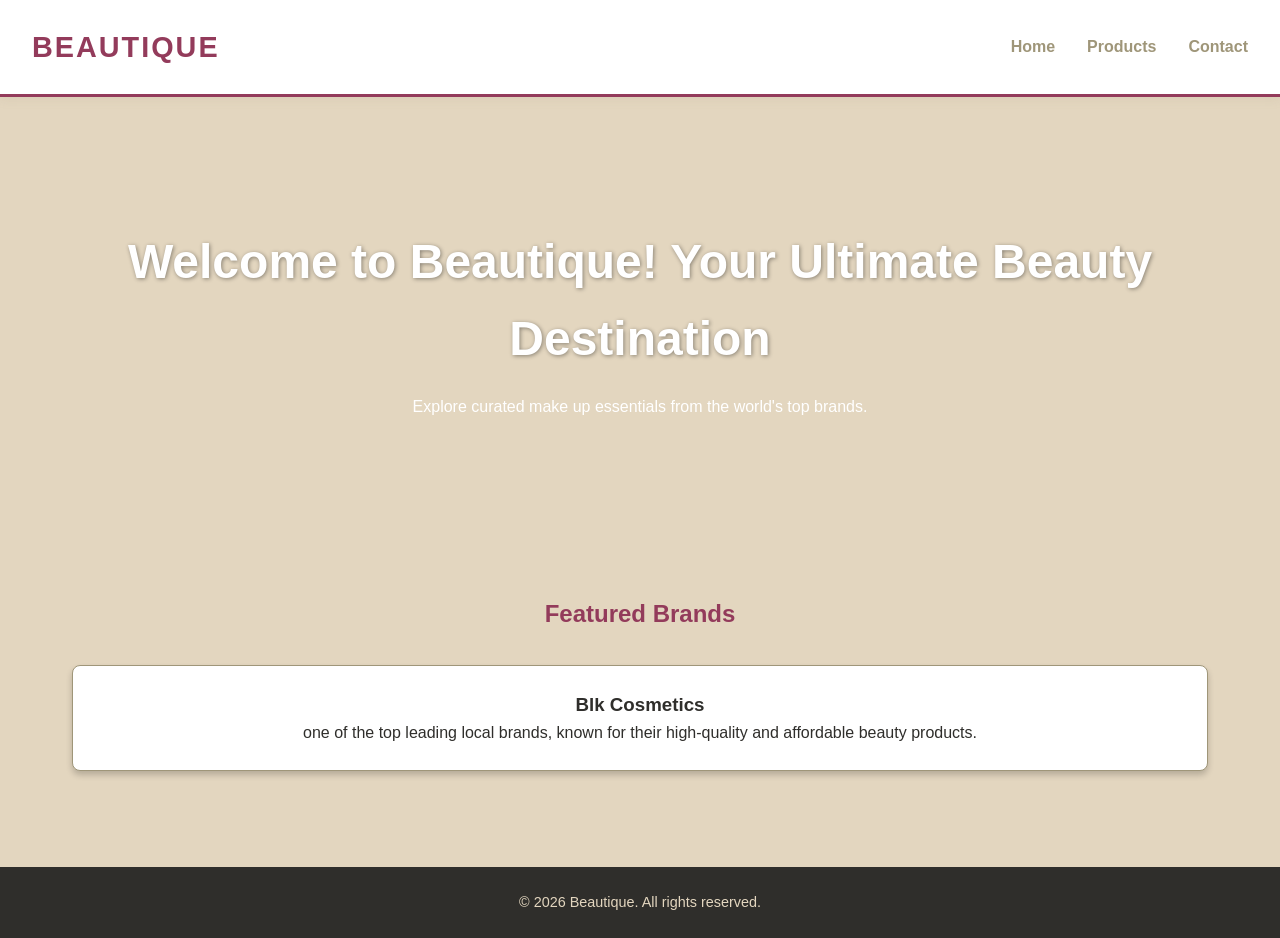
<file: Final Proj/index.html>
<!DOCTYPE html>
<html lang="en">
<head>
    <meta charset="UTF-8">
    <meta name="viewport" content="width=device-width, initial-scale=1.0">
    <title>Beautique</title>
    <link rel="stylesheet" href="style.css">
</head>
<body>
    
    <header>
        <div class="logo">BEAUTIQUE</div>
        <nav>
            <ul>
                <li><a href="index.html" class="active">Home</a></li>
                <li><a href="products.html">Products</a></li>
                <li><a href="contact.html">Contact</a></li>
            </ul>
        </nav>
    </header>

    <section class="hero">
        <h1>Welcome to Beautique! Your Ultimate Beauty Destination</h1>
        <p>Explore curated make up essentials from the world's top brands.</p>
    </section>

    <main>
        <section>
            <h2>Featured Brands</h2>
            <div class="product-grid">
                <!--Brand Spotlight Card 1-->
                <div class="product-card">
                    <h3>Blk Cosmetics</h3>
                    <p>one of the top leading local brands, known for their high-quality and affordable beauty products.</p>
                </div>
            </div>
        </section>
    </main>

    <footer>
        <p>&copy; 2026 Beautique. All rights reserved.</p>
    </footer>

</body>
</html>
</file>
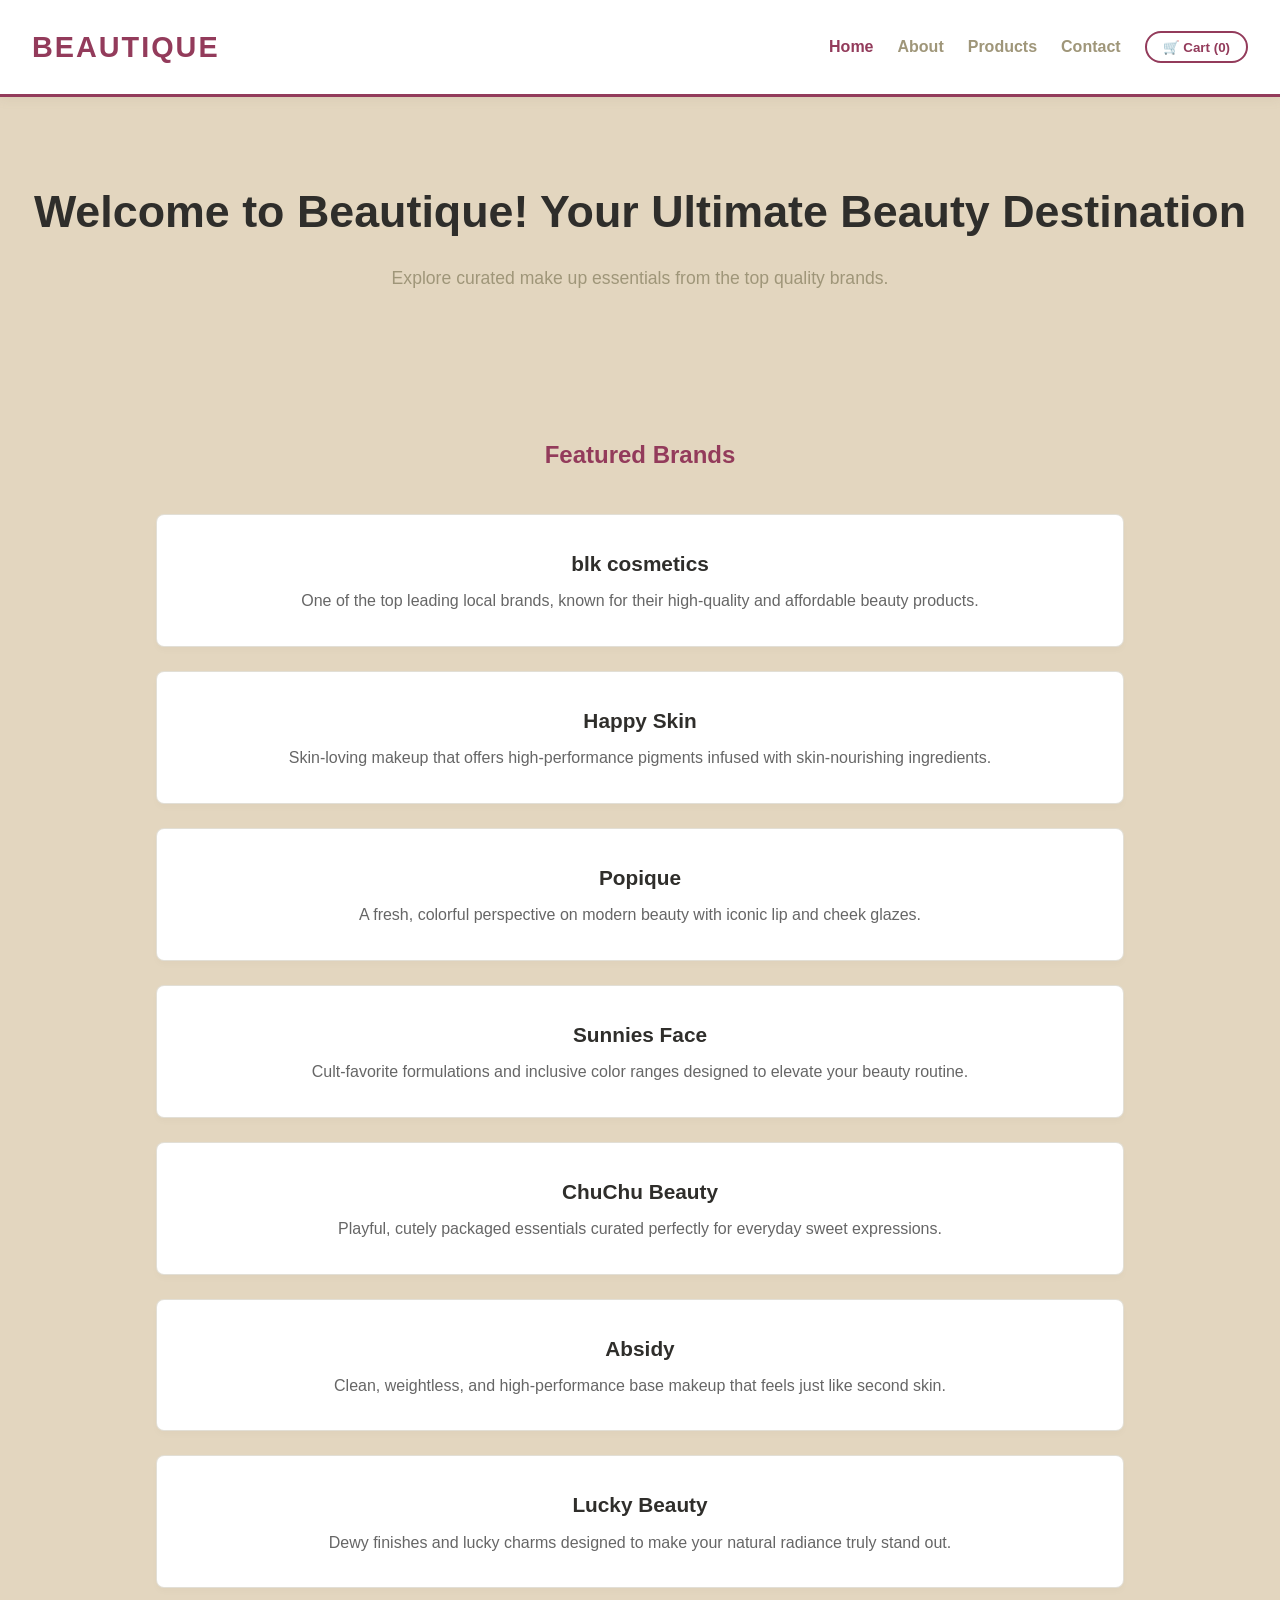
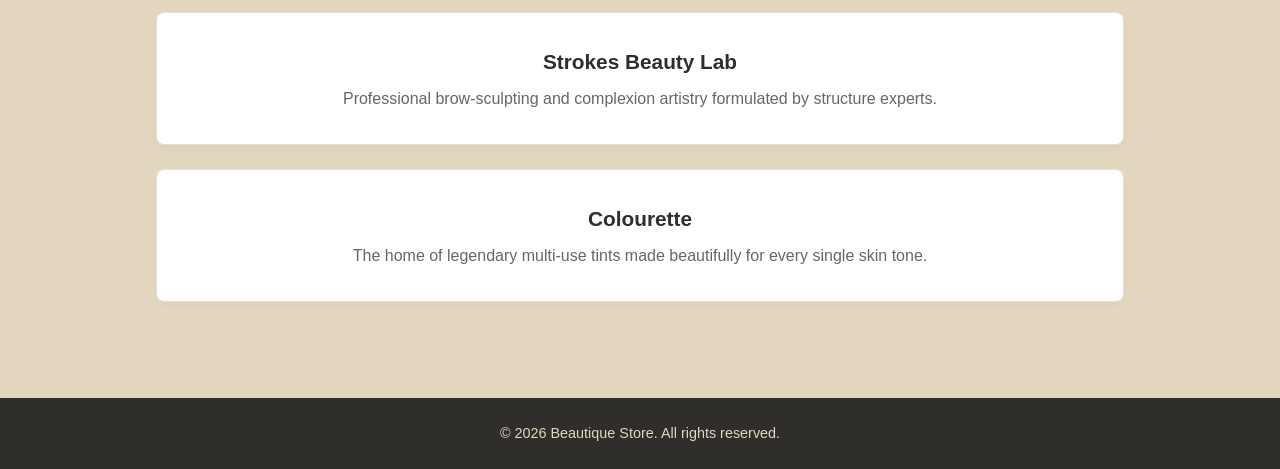
<file: angelina.gamopng.IT0004/ewn/index.html>
<!DOCTYPE html>
<html lang="en">
<head>
    <meta charset="UTF-8">
    <meta name="viewport" content="width=device-width, initial-scale=1.0">
    <title>Beautique | Home</title>
    <link rel="stylesheet" href="style.css">
</head>
<body>

    <header>
        <div class="logo">BEAUTIQUE</div>
        <nav>
            <ul>
                <li><a href="index.html" class="active">Home</a></li>
                <li><a href="about.html">About</a></li>
                <li><a href="product.html">Products</a></li>
                <li><a href="contact.html">Contact</a></li>
                <li><button class="cart-icon-btn" onclick="toggleCart()">🛒 Cart (<span id="cart-count">0</span>)</button></li>
            </ul>
        </nav>
    </header>

    <section class="hero">
        <h1>Welcome to Beautique! Your Ultimate Beauty Destination</h1>
        <p>Explore curated make up essentials from the top quality brands.</p>
    </section>

    <main>
        <h2>Featured Brands</h2>
        
        <div class="brand-list-container">
            <a href="products.html?brand=blk cosmetics" class="brand-row-card">
                <h3>blk cosmetics</h3>
                <p>One of the top leading local brands, known for their high-quality and affordable beauty products.</p>
            </a>

            <a href="products.html?brand=Happy Skin" class="brand-row-card">
                <h3>Happy Skin</h3>
                <p>Skin-loving makeup that offers high-performance pigments infused with skin-nourishing ingredients.</p>
            </a>

            <a href="products.html?brand=Popique" class="brand-row-card">
                <h3>Popique</h3>
                <p>A fresh, colorful perspective on modern beauty with iconic lip and cheek glazes.</p>
            </a>

            <a href="products.html?brand=Sunnies Face" class="brand-row-card">
                <h3>Sunnies Face</h3>
                <p>Cult-favorite formulations and inclusive color ranges designed to elevate your beauty routine.</p>
            </a>

            <a href="products.html?brand=ChuChu Beauty" class="brand-row-card">
                <h3>ChuChu Beauty</h3>
                <p>Playful, cutely packaged essentials curated perfectly for everyday sweet expressions.</p>
            </a>

            <a href="products.html?brand=Absidy" class="brand-row-card">
                <h3>Absidy</h3>
                <p>Clean, weightless, and high-performance base makeup that feels just like second skin.</p>
            </a>

            <a href="products.html?brand=Lucky Beauty" class="brand-row-card">
                <h3>Lucky Beauty</h3>
                <p>Dewy finishes and lucky charms designed to make your natural radiance truly stand out.</p>
            </a>

            <a href="products.html?brand=Strokes" class="brand-row-card">
                <h3>Strokes Beauty Lab</h3>
                <p>Professional brow-sculpting and complexion artistry formulated by structure experts.</p>
            </a>

            <a href="products.html?brand=Colourette" class="brand-row-card">
                <h3>Colourette</h3>
                <p>The home of legendary multi-use tints made beautifully for every single skin tone.</p>
            </a>
        </div>
    </main>

    <div class="cart-drawer" id="cartDrawer">
        <div class="cart-header">
            <h3>Your Shopping Bag</h3>
            <button class="close-cart" onclick="toggleCart()">✕</button>
        </div>
        <ul class="cart-items-list" id="cartItems"></ul>
        <div class="cart-total-container">Total: ₱<span id="cartTotal">0.00</span></div>
        <button style="margin-top:1rem; width:100%;">Checkout</button>
    </div>

    <footer>
        <p>&copy; 2026 Beautique Store. All rights reserved.</p>
    </footer>

    <script>
        let cart = JSON.parse(localStorage.getItem('cart')) || [];
        function toggleCart() { document.getElementById('cartDrawer').classList.toggle('open'); updateCartUI(); }
        function updateCartUI() {
            document.getElementById('cart-count').innerText = cart.length;
            document.getElementById('cartItems').innerHTML = cart.map(item => `
                <li class="cart-item"><span>${item.name}</span><strong>₱${item.price.toFixed(2)}</strong></li>
            `).join('');
            document.getElementById('cartTotal').innerText = cart.reduce((sum, item) => sum + item.price, 0).toLocaleString('en-US', {minimumFractionDigits:2});
        }
        document.getElementById('cart-count').innerText = cart.length;
    </script>
</body>
</html>
</file>
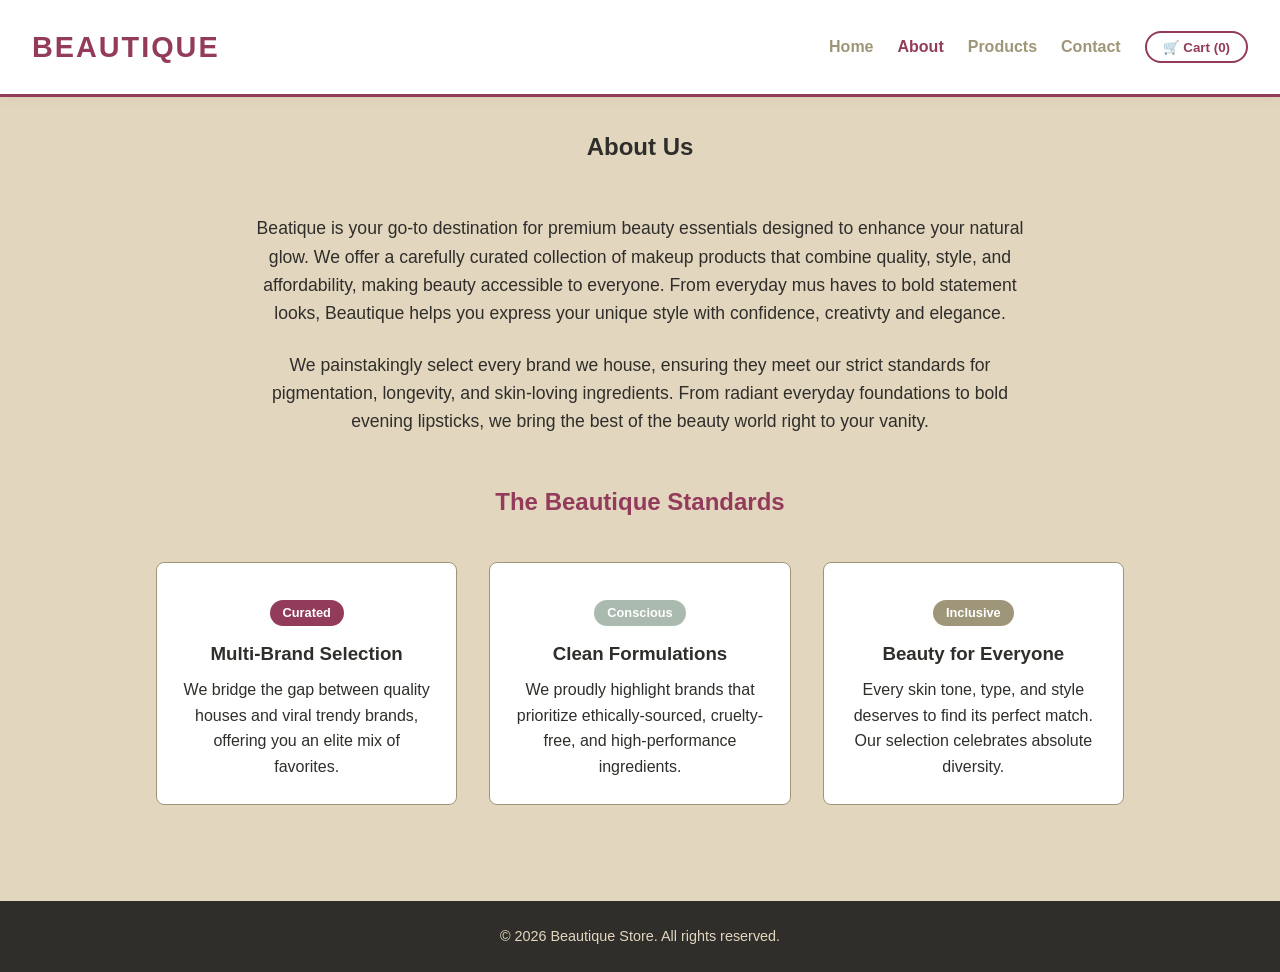
<file: angelina.gamopng.IT0004/ewn/about.html>
<!DOCTYPE html>
<html lang="en">
<head>
    <meta charset="UTF-8">
    <meta name="viewport" content="width=device-width, initial-scale=1.0">
    <title>About</title>
    <link rel="stylesheet" href="style.css">
</head>
<body>

    <header>
        <div class="logo">BEAUTIQUE</div>
        <nav>
            <ul>
                <li><a href="index.html">Home</a></li>
                <li><a href="about.html" class="active">About</a></li>
                <li><a href="product.html">Products</a></li>
                <li><a href="contact.html">Contact</a></li>
                <li><button class="cart-icon-btn" onclick="toggleCart()">🛒 Cart (<span id="cart-count">0</span>)</button></li>
            </ul>
        </nav>
    </header>

    <main>

        <section style="text-align: center; max-width: 800px; margin: 0 auto 3rem auto; padding: 0 1rem;">
            <h1>About Us</h1>
        </section>

        <section style="text-align: center; max-width: 800px; margin: 0 auto 3rem auto; padding: 0 1rem;">
            <p style="font-size: 1.1rem; margin-bottom: 1.5rem; color: #2F2E2B;">
                Beatique is your go-to destination for premium beauty essentials designed to enhance your natural glow. We offer a carefully curated collection of makeup products that combine quality, style, and affordability, making beauty accessible to everyone. From everyday mus haves to bold statement looks, Beautique helps you express your unique style with confidence, creativty and elegance.
            </p>
            <p style="font-size: 1.1rem; color: #2F2E2B;">
                We painstakingly select every brand we house, ensuring they meet our strict standards for pigmentation, longevity, and skin-loving ingredients. From radiant everyday foundations to bold evening lipsticks, we bring the best of the beauty world right to your vanity.
            </p>
        </section>

        <section>
            <h2>The Beautique Standards</h2>
            <div class="product-grid">
                <div class="product-card">
                    <div>
                        <span class="brand-badge" style="background-color: #933B5B;">Curated</span>
                        <h3>Multi-Brand Selection</h3>
                        <p style="margin-top: 0.5rem;">We bridge the gap between quality houses and viral trendy brands, offering you an elite mix of favorites.</p>
                    </div>
                </div>

                <div class="product-card">
                    <div>
                        <span class="brand-badge">Conscious</span>
                        <h3>Clean Formulations</h3>
                        <p style="margin-top: 0.5rem;">We proudly highlight brands that prioritize ethically-sourced, cruelty-free, and high-performance ingredients.</p>
                    </div>
                </div>

                <div class="product-card">
                    <div>
                        <span class="brand-badge" style="background-color: #9F9679;">Inclusive</span>
                        <h3>Beauty for Everyone</h3>
                        <p style="margin-top: 0.5rem;">Every skin tone, type, and style deserves to find its perfect match. Our selection celebrates absolute diversity.</p>
                    </div>
                </div>
            </div>
        </section>
    </main>

    <div class="cart-drawer" id="cartDrawer">
        <div class="cart-header">
            <h3>Your Shopping Cart</h3>
            <button class="close-cart" onclick="toggleCart()">✕</button>
        </div>
        <ul class="cart-items-list" id="cartItems"></ul>
        <div class="cart-total-container">
            Total: $<span id="cartTotal">0.00</span>
        </div>
        <button style="margin-top:1rem;">Checkout</button>
    </div>

    <footer>
        <p>&copy; 2026 Beautique Store. All rights reserved.</p>
    </footer>

    <script>
        // Local tracking script to allow the cart drawer UI to open/close correctly on this page
        let cart = JSON.parse(localStorage.getItem('beautique_cart')) || [];
        
        function toggleCart() {
            document.getElementById('cartDrawer').classList.toggle('open');
            updateCartUI();
        }

        function updateCartUI() {
            document.getElementById('cart-count').innerText = cart.length;
            const cartItemsContainer = document.getElementById('cartItems');
            cartItemsContainer.innerHTML = cart.map(item => `
                <li class="cart-item">
                    <span>${item.name}</span>
                    <strong>$${item.price.toFixed(2)}</strong>
                </li>
            `).join('');
            const total = cart.reduce((sum, item) => sum + item.price, 0);
            document.getElementById('cartTotal').innerText = total.toFixed(2);
        }

        // Run on load to fetch cart count badge state
        document.getElementById('cart-count').innerText = cart.length;
    </script>
</body>
</html>
</file>
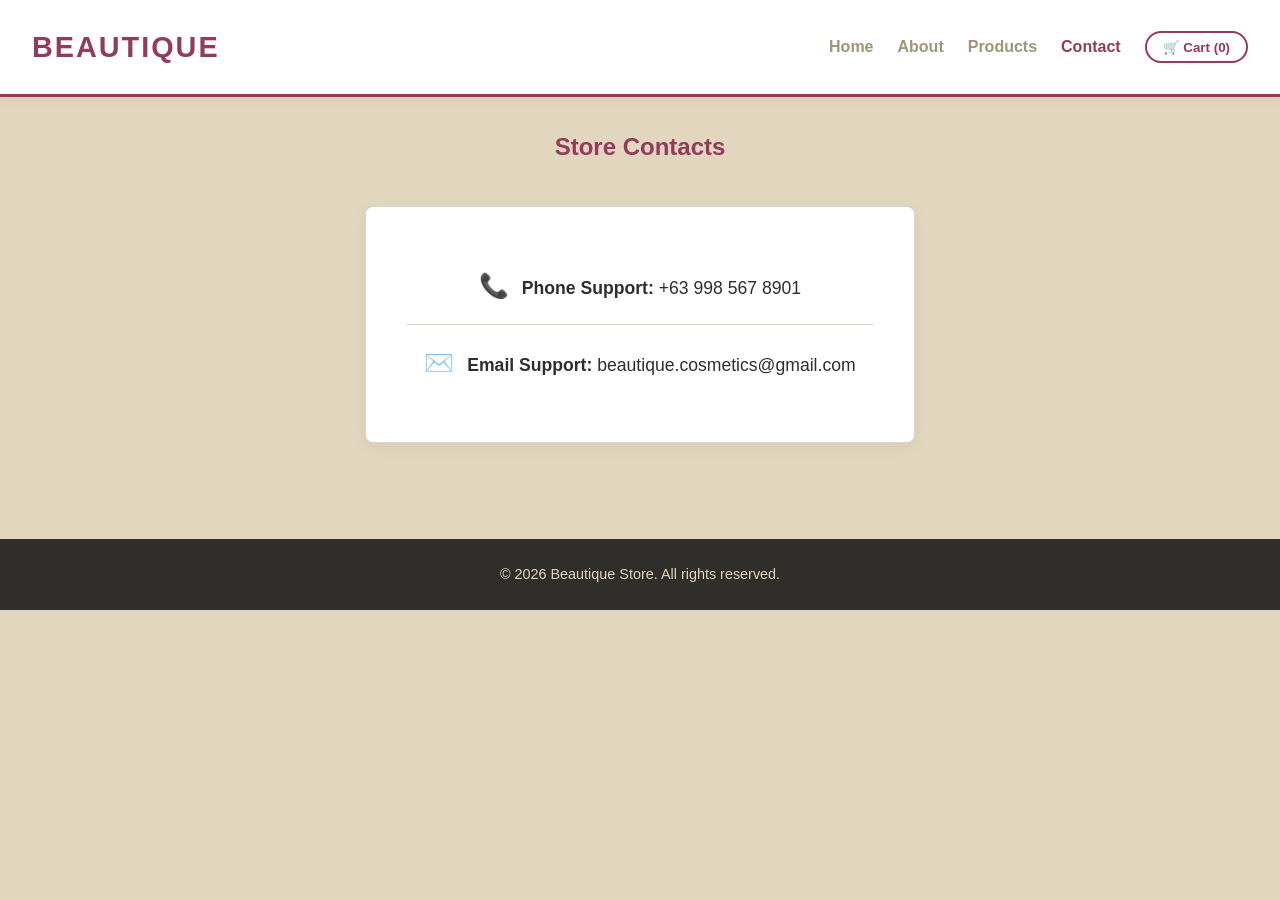
<file: angelina.gamopng.IT0004/ewn/contact.html>
<!DOCTYPE html>
<html lang="en">
<head>
    <meta charset="UTF-8">
    <meta name="viewport" content="width=device-width, initial-scale=1.0">
    <title>Contact Us | Beautique</title>
    <link rel="stylesheet" href="style.css">
</head>
<body>

    <header>
        <div class="logo">BEAUTIQUE</div>
        <nav>
            <ul>
                <li><a href="index.html">Home</a></li>
                <li><a href="about.html">About</a></li>
                <li><a href="product.html">Products</a></li>
                <li><a href="contact.html" class="active">Contact</a></li>
                <li><button class="cart-icon-btn" onclick="toggleCart()">🛒 Cart (<span id="cart-count">0</span>)</button></li>
            </ul>
        </nav>
    </header>

    <main>
        <h2>Store Contacts</h2>
       
        <!-- UPDATED AND SECURED BOX CONTAINER -->
        <div class="contact-container-box">
            <div class="contact-item-row">
                <span style="font-size: 1.5rem; margin-right: 0.5rem;">📞</span>
                <strong>Phone Support:</strong> +63 998 567 8901
            </div>
            <hr style="border: 0; border-top: 1px solid #E3D6BF; margin: 1rem 0;">
            <div class="contact-item-row">
                <span style="font-size: 1.5rem; margin-right: 0.5rem;">✉️</span>
                <strong>Email Support:</strong> beautique.cosmetics@gmail.com
            </div>
        </div>
    </main>

    <div class="cart-drawer" id="cartDrawer">
        <div class="cart-header">
            <h3>Your Shopping Bag</h3>
            <button class="close-cart" onclick="toggleCart()">✕</button>
        </div>
        <ul class="cart-items-list" id="cartItems"></ul>
        <div class="cart-total-container">Total: ₱<span id="cartTotal">0.00</span></div>
        <button style="margin-top:1rem; width:100%;">Checkout</button>
    </div>

    <footer>
        <p>&copy; 2026 Beautique Store. All rights reserved.</p>
    </footer>

    <script>
        let cart = JSON.parse(localStorage.getItem('cart')) || [];
        function toggleCart() { document.getElementById('cartDrawer').classList.toggle('open'); updateCartUI(); }
        function updateCartUI() {
            document.getElementById('cart-count').innerText = cart.length;
            document.getElementById('cartItems').innerHTML = cart.map(item => `
                <li class="cart-item"><span>${item.name}</span><strong>₱${item.price.toFixed(2)}</strong></li>
            `).join('');
            document.getElementById('cartTotal').innerText = cart.reduce((sum, item) => sum + item.price, 0).toLocaleString('en-US', {minimumFractionDigits:2});
        }
        document.getElementById('cart-count').innerText = cart.length;
    </script>
</body>
</html>
</file>
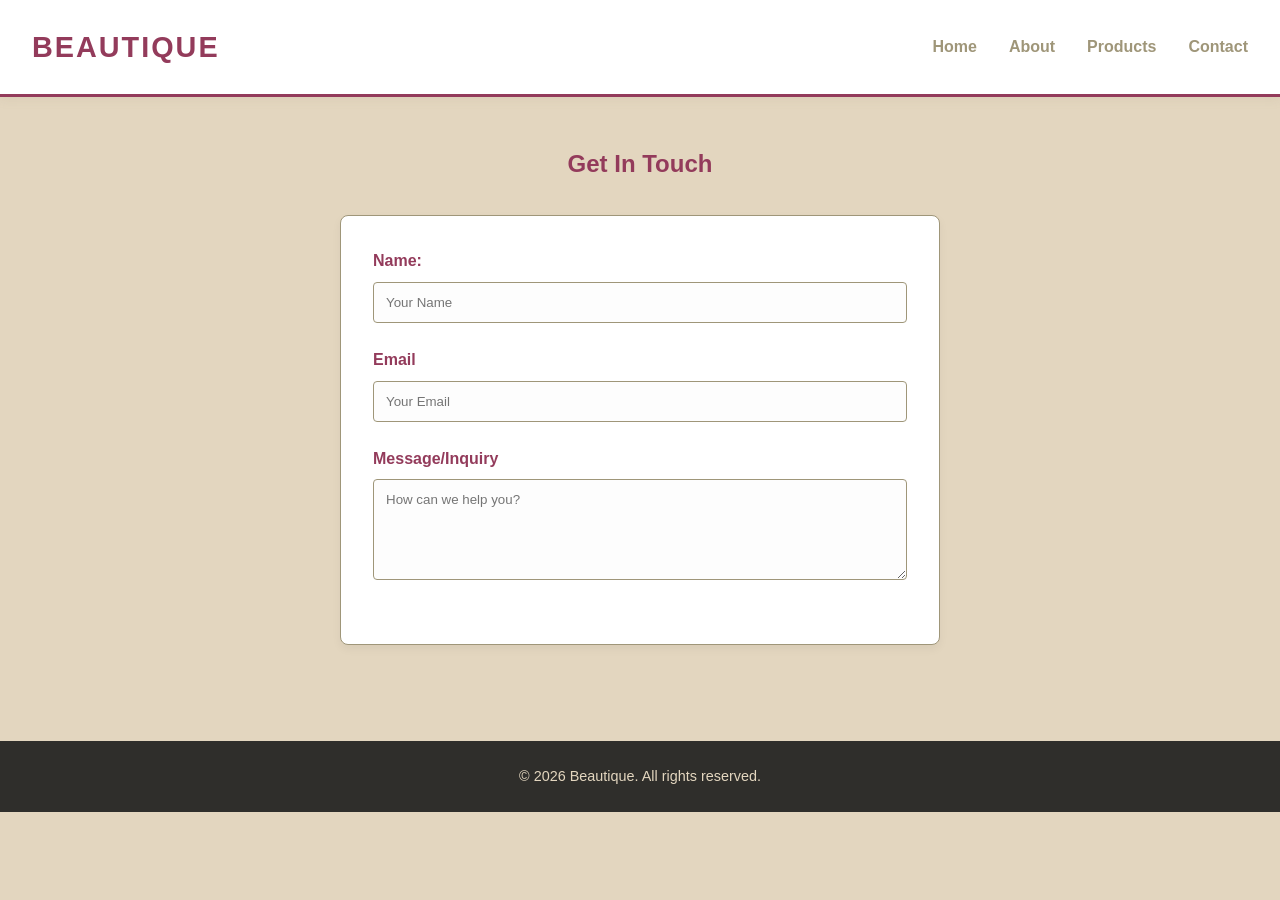
<file: Angelina Gampong/angelina.gamopng.IT0004/Final Proj/contact.html>
<!DOCTYPE html>
<html lang="en">
<head>
    <meta charset="UTF-8">
    <meta name="viewport" content="width=device-width, initial-scale=1.0">
    <title>Contact Us</title>
    <link rel="stylesheet" href="style.css">
</head>
<body>

    <header>
        <div class="logo">BEAUTIQUE</div>
        <nav>
            <ul>
                <li><a href="index.html">Home</a></li>
                <li><a href="about.html">About</a></li>
                <li><a href="products.html">Products</a></li>
                <li><a href="contact.html" class="active">Contact</a></li>
            </ul>
        </nav>
    </header>

    <main>
        <h2>Get In Touch</h2>

        <form class="contact-form" action="#" method="POST">
            <div class="form-group">
                <label for="name">Name:</label>
                <input type="text" id="name" name="name" required placeholder="Your Name">
            </div>

            <div class="form-group">
                <label for="email">Email</label>
                <input type="email" id="email" name="email" required placeholder="Your Email">
            </div>

            <div class="form-group">
                <label for="message">Message/Inquiry</label>
                <textarea id="message" name="message" rows="5" required placeholder="How can we help you?"></textarea>
            </div>
        </form>
    </main>
    
    <footer>
        <p>&copy; 2026 Beautique. All rights reserved.</p>
    </footer>

</body>
</html>
</file>
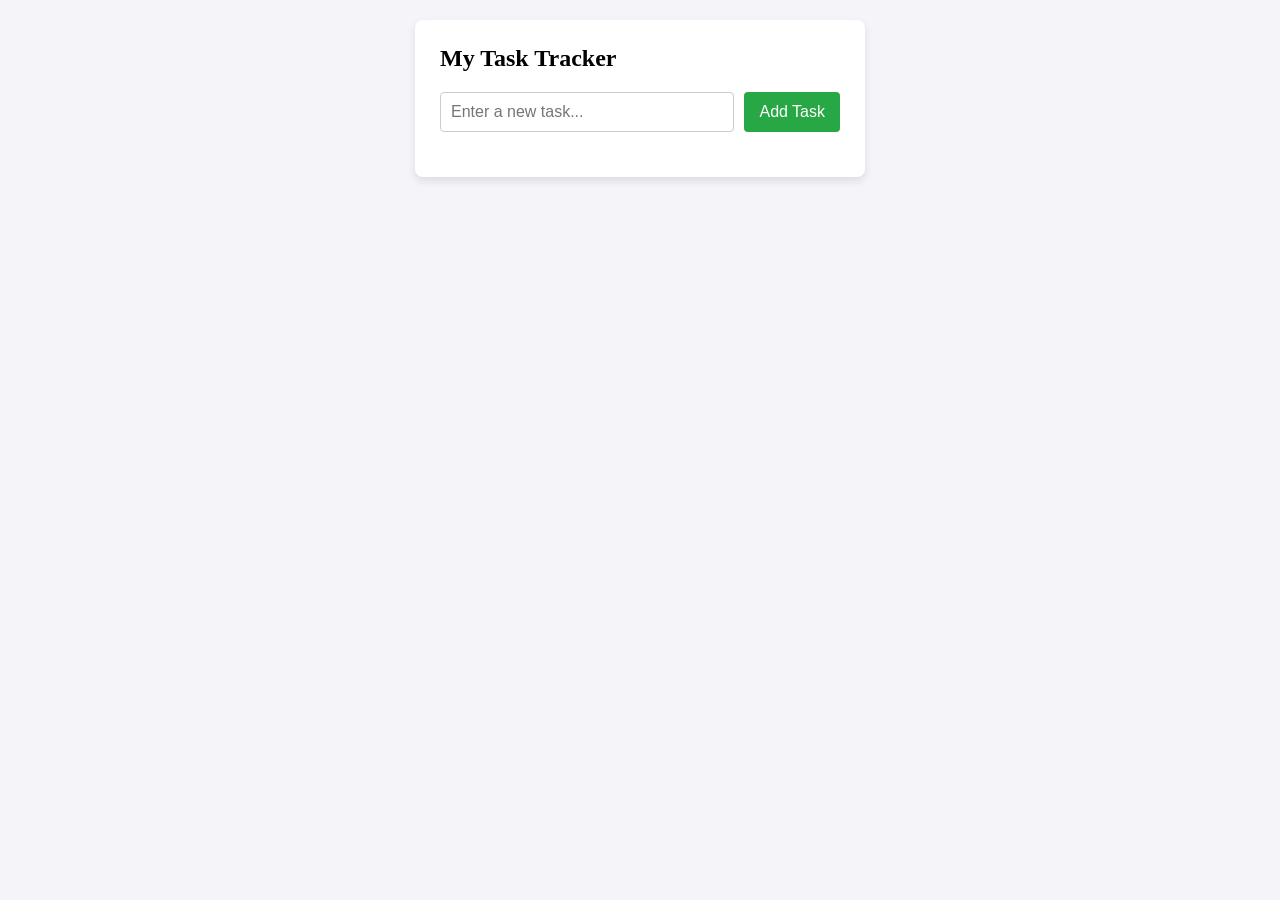
<file: Angelina Gampong/angelina.gamopng.IT0004/Technical 4/formative4.html>
<!DOCTYPE html>
<html lang="en">
<head>
<meta charset="UTF-8">
<meta name="viewport" content="width=device-width, initial-scale=1.0">
<title>Dynamic To-Do List</title>
<link rel="stylesheet" href="style.css">
</head>

<body>
    <div class="container">
            <h2>My Task Tracker</h2>
        <div class="input-group">
            <input type="text" id="taskInput" placeholder="Enter a new task...">
            <button id="addTaskBtn">Add Task</button>
        </div>
            <ul id="taskList"></ul>
    </div>

<script src="script.js"></script>
</body>
</html>
</file>
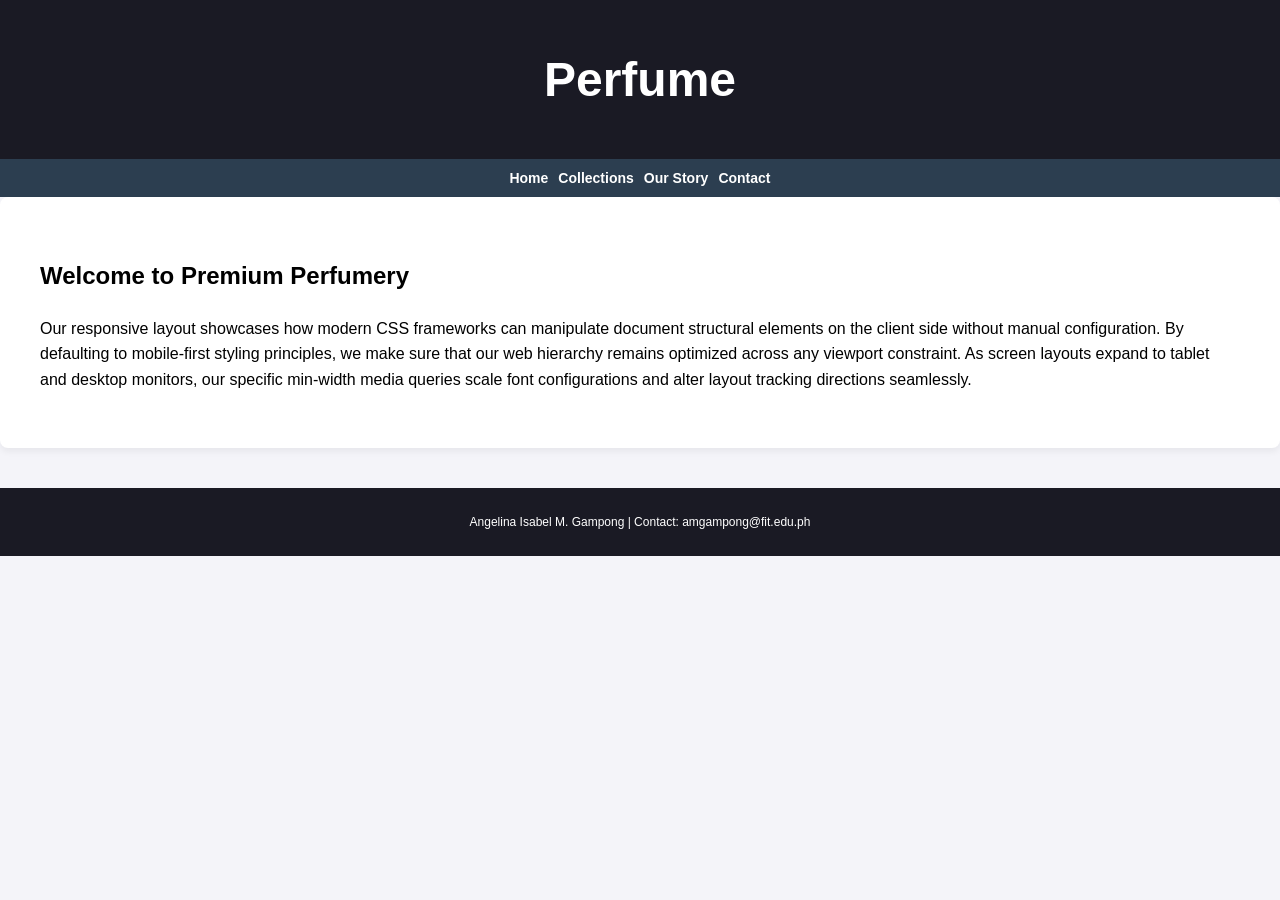
<file: Angelina Gampong/angelina.gamopng.IT0004/Technical 5/task 1/task1.html>
<!DOCTYPE html>
<html lang="en">
<head>
    <meta charset="UTF-8">
    <meta name="viewport" content="width=device-width, initial-scale=1.0">
    <title>Task 1 - Technical 5</title>
    <link rel="stylesheet" href="style.css">
</head>
<body>
    <header class="header">
        <h1>Perfume</h1>

    </header>

    <div class="banner">
        <nav class="nav">
            <ul>
                <li><a href="#">Home</a></li>
                <li><a href="#">Collections</a></li>
                <li><a href="#">Our Story</a></li>
                <li><a href="#">Contact</a></li>
            </ul>
        </nav>

        <main class="main-content">
            <h2>Welcome to Premium Perfumery</h2>
            <p>Our responsive layout showcases how modern CSS frameworks can manipulate document structural elements on the client side without manual configuration. By defaulting to mobile-first styling principles, we make sure that our web hierarchy remains optimized across any viewport constraint. As screen layouts expand to tablet and desktop monitors, our specific min-width media queries scale font configurations and alter layout tracking directions seamlessly.</p>
        </main>
    </div>

    <footer class="footer">
        <p>Angelina Isabel M. Gampong  |  Contact: amgampong@fit.edu.ph</p>
    </footer>

</body>
</html>
</file>
<file: Final Proj/style.css>
*{
    margin: 0;
    padding: 0;
    box-sizing: border-box;
    font-family: 'Segoe UI', Tahoma, Geneva, Verdana, sans-serif;
}

body {
    background-color: #E3D6BF;
    color: #2F2E2B;
    line-height: 1.6;
}

header{
    background-color: #ffffff;
    padding: 1.5rem 2rem;
    box-shadow: 0 2px 10px rgba(159, 150, 121, 0.15);
    display: flex;
    justify-content: space-between;
    align-items: center;
    border-bottom: 3px solid #933B5B;
}

.logo{
    font-size: 1.8rem;
    font-weight: bold;
    color: #933B5B;
    letter-spacing: 2px;
}

nav ul{
    list-style: none;
    display: flex;
}

nav ul li{
    margin-left: 2rem;
}

nav ul li a{
    text-decoration: none;
    color: #9F9679;
    font-weight: 600;
    transition: color 0.3s ease;
}

nav ul li a:hover{
    color: #B5728A;
}

nav ul li a:active{
    color: #933B5B;
}

.hero{
    background: linear-gradient (rbga(147, 59, 91, 04), rgba(47, 46, 43, 0.6)), url('https://images.unsplash.com/photo-1596462502278-27bfdc403348?q=80&w=1200') no-reapeat center center/cover;
    height: 50vh;
    display: flex;
    flex-direction: column;
    justify-content: center;
    align-items: center;
    text-align: center;
    color: white;
    padding: 0 1rem;
}

.hero h1{
    font-size: 3rem;
    margin-bottom: 1rem;
    text-shadow: 1px 1px 4px rgba(0, 0, 0, 0.4);
}

main{
    padding: 3rem 2rem;
    max-width: 1200px;
    margin: 0 auto;
}

h2{
    text-align: center;
    margin-bottom: 2rem;
    color: #933B5B;

}

.product-grid{
    display: grid;
    grid-template-columns: repeat(auto-fit, minmax(250px, 1fr));
    gap: 2rem;
}

.product-card{
    background-color: #ffffff;
    border: 1px solid #9F9679;
    border-radius: 8px;
    padding: 1.5rem;
    text-align: center;
    box-shadow: 0 4px 6px rgba(0, 0, 0, 0.2);
}

.product-card img{
    width: 100%;
    height: 200px;
    object-fit: cover;
    border-radius: 8px;
}

.brand-badge{
    display: inline-block;
    background-color: #AABAAE;
    color: #ffffff;
    font-size: 0.8rem;
    font-weight: 600;
    padding: 0.2rem 0.8rem;
    border-radius: 20px;
    margin: 0.5rem;
}

.contact-form{
    max-width: 600px;
    margin: 0 auto;
    background-color: #ffffff;
    padding: 2rem;
    border-radius: 8px;
    border: 1px solid #9F9679;
    box-shadow: 0 4px 10px rgba(0, 0, 0, 0.05);
}

.form-group{
    margin-bottom: 1.5rem;
}

.form-group label{
    display: block;
    margin-bottom: 0.5rem;
    font-weight: bold;
    color: #933B5B;
}

.form-group input, .form-group textarea{
    width: 100%;
    padding: 0.75rem;
    border: 1px solid #9F9679;
    border-radius: 4px;
    background-color: #fdfdfd;
}

.form-group input:focus, .form-group textarea:focus{
    border-color: #B5728A;
    outline: none;
}

button{
    background-color: #933B5B;
    color: #ffffff;
    border: none;
    padding: 0.75rem 1.5rem;
    cursor: pointer;
    font-weight: bold;
    border-radius: 4px;
    width: 100%;
    transition: background-color 0.3s ease;
}

button:hover{
    background-color: #B5728A;
}

footer{
    background-color: #2F2E2B;
    color: #E3D6BF;
    text-align: center;
    padding: 1.5rem;
    margin-top: 3rem;
    font-size: 0.9rem;
}
</file>
<file: angelina.gamopng.IT0004/ewn/style.css>
/* Universal Styles */
* {
    margin: 0;
    padding: 0;
    box-sizing: border-box;
    font-family: 'Segoe UI', Tahoma, Geneva, Verdana, sans-serif;
}

body {
    background-color: #E3D6BF; /* Chalk background */
    color: #2F2E2B;
    line-height: 1.6;
    padding-top: 80px; /* Prevents hero/main content from getting hidden under the sticky header */
}

/* Header & Navigation - FIXED TO BE STICKY */
header {
    background-color: #ffffff;
    padding: 1.5rem 2rem;
    box-shadow: 0 2px 10px rgba(159, 150, 121, 0.15);
    display: flex;
    justify-content: space-between;
    align-items: center;
    border-bottom: 3px solid #933B5B;
    position: fixed; /* Fixes to top of page */
    top: 0;
    left: 0;
    width: 100%;
    z-index: 999; /* Keeps header layered above page items */
}

.logo {
    font-size: 1.8rem;
    font-weight: bold;
    color: #933B5B; /* Amaranth Logo */
    letter-spacing: 2px;
}

nav ul {
    display: flex;
    list-style: none;
    align-items: center;
    gap: 1.5rem;
}

nav ul li a {
    text-decoration: none;
    color: #9F9679; /* Pomelo Olive links */
    font-weight: 600;
    transition: color 0.3s ease;
}

nav ul li a:hover { color: #B5728A; }
nav ul li a.active { color: #933B5B; }

.cart-icon-btn {
    background: none;
    color: #933B5B;
    border: 2px solid #933B5B;
    padding: 0.4rem 1rem;
    border-radius: 20px;
    font-weight: bold;
    cursor: pointer;
}
.cart-icon-btn:hover {
    background-color: #933B5B;
    color: white;
}

/* Hero Section */
.hero {
    background: #E3D6BF; /* Clean background match as per layout image */
    padding: 6rem 2rem;
    text-align: center;
    color: #2F2E2B;
}

.hero h1 {
    font-size: 2.8rem;
    margin-bottom: 1rem;
    color: #2F2E2B;
}

.hero p {
    color: #9F9679;
    font-size: 1.1rem;
}

/* Main Content Layout */
main {
    padding: 3rem 1rem;
    max-width: 1000px;
    margin: 0 auto;
}

h2 {
    text-align: center;
    margin-bottom: 2.5rem;
    color: #933B5B;
    font-weight: 600;
}

.brand-list-container {
    display: flex;
    flex-direction: column;
    gap: 1.5rem;
}

.brand-row-card {
    background-color: #ffffff;
    border: 1px solid rgba(159, 150, 121, 0.3);
    border-radius: 8px;
    padding: 2rem;
    text-align: center;
    box-shadow: 0 4px 6px rgba(0, 0, 0, 0.02);
    cursor: pointer;
    transition: transform 0.2s ease, box-shadow 0.2s ease;
    text-decoration: none;
    display: block;
}

.brand-row-card:hover {
    transform: translateY(-2px);
    box-shadow: 0 6px 12px rgba(147, 59, 91, 0.1);
    border-color: #933B5B;
}

.brand-row-card h3 {
    color: #2F2E2B;
    font-size: 1.3rem;
    margin-bottom: 0.5rem;
}

.brand-row-card p {
    color: #666;
    font-size: 1rem;
}

/* Dynamic Product Grid Styling for Catalog page */
.product-grid {
    display: grid;
    grid-template-columns: repeat(auto-fit, minmax(280px, 1fr));
    gap: 2rem;
}

.product-card {
    background: #ffffff;
    border: 1px solid #9F9679;
    border-radius: 8px;
    padding: 1.5rem;
    text-align: center;
    display: flex;
    flex-direction: column;
    justify-content: space-between;
}

.product-card img {
    max-width: 100%;
    height: 200px;
    object-fit: cover;
    border-radius: 4px;
}

.brand-badge {
    display: inline-block;
    background-color: #AABAAE;
    color: #ffffff;
    font-size: 0.8rem;
    font-weight: 600;
    padding: 0.2rem 0.8rem;
    margin: 0.8rem auto;
    border-radius: 20px;
    width: max-content;
}

.add-to-cart-btn {
    background-color: #933B5B;
    color: white;
    border: none;
    padding: 0.6rem;
    margin-top: 1rem;
    cursor: pointer;
    font-weight: bold;
    border-radius: 4px;
}

/* FIXED BOX CONTACT DESIGN */
.contact-container-box {
    background-color: #ffffff;
    border: 1px solid rgba(159, 150, 121, 0.4);
    border-radius: 8px;
    max-width: 550px;
    margin: 0 auto;
    padding: 2.5rem;
    box-shadow: 0 4px 15px rgba(0, 0, 0, 0.05);
    text-align: center;
}

.contact-item-row {
    margin: 1.2rem 0;
    font-size: 1.1rem;
    color: #2F2E2B;
}

/* sidebar drawer shopping card */
.cart-drawer {
    position: fixed;
    top: 0;
    right: -350px;
    width: 320px;
    height: 100%;
    background: #ffffff;
    box-shadow: -4px 0 15px rgba(0,0,0,0.2);
    z-index: 1000;
    transition: right 0.3s ease;
    padding: 2rem 1.5rem;
    display: flex;
    flex-direction: column;
    border-left: 4px solid #933B5B;
}
.cart-drawer.open {
    right: 0;
}

.cart-header {
    display: flex;
    justify-content: space-between;
    align-items: center;
    margin-bottom: 1.5rem;
    color: #933B5B;
}

.close-cart {
    background: none;
    border: none;
    font-size: 1.5rem;
    cursor: pointer;
    color: #9F9679;
}

.cart-items-list {
    list-style: none;
    overflow-y: auto;
    flex-grow: 1;
}

.cart-item {
    display: flex;
    justify-content: space-between;
    margin-bottom: 1rem;
    padding-bottom: 0.5rem;
    border-bottom: 1px solid #E3D6BF;
}

.cart-total-container {
    border-top: 2px solid #9F9679;
    padding-top: 1rem;
    margin-top: 1rem;
    font-weight: bold;
}

footer{
    background-color: #2F2E2B;
    color: #E3D6BF;
    text-align: center;
    padding: 1.5rem;
    margin-top: 3rem;
    font-size: 0.9rem;
}

/* Responsive adjustments */
@media (max-width: 768px) {
    body { padding-top: 140px; } /* Gives space for multi-line sticky mobile header navigation */
    header {
        flex-direction: column;
        gap: 1rem;
        text-align: center;
    }

    nav ul {
        flex-direction: column;
        gap: 0.5rem;
    }

    .hero h1 {
        font-size: 2rem;
    }
}
</file>
<file: Angelina Gampong/angelina.gamopng.IT0004/Final Proj/style.css>
*{
    margin: 0;
    padding: 0;
    box-sizing: border-box;
    font-family: 'Segoe UI', Tahoma, Geneva, Verdana, sans-serif;
}

body {
    background-color: #E3D6BF;
    color: #2F2E2B;
    line-height: 1.6;
}

header{
    background-color: #ffffff;
    padding: 1.5rem 2rem;
    box-shadow: 0 2px 10px rgba(159, 150, 121, 0.15);
    display: flex;
    justify-content: space-between;
    align-items: center;
    border-bottom: 3px solid #933B5B;
}

.logo{
    font-size: 1.8rem;
    font-weight: bold;
    color: #933B5B;
    letter-spacing: 2px;
}

nav ul{
    list-style: none;
    display: flex;
}

nav ul li{
    margin-left: 2rem;
}

nav ul li a{
    text-decoration: none;
    color: #9F9679;
    font-weight: 600;
    transition: color 0.3s ease;
}

nav ul li a:hover{
    color: #B5728A;
}

nav ul li a:active{
    color: #933B5B;
}

.hero{
    background: linear-gradient (rbga(147, 59, 91, 04), rgba(47, 46, 43, 0.6)), url('https://images.unsplash.com/photo-1596462502278-27bfdc403348?q=80&w=1200') no-reapeat center center/cover;
    height: 50vh;
    display: flex;
    flex-direction: column;
    justify-content: center;
    align-items: center;
    text-align: center;
    color: white;
    padding: 0 1rem;
}

.hero h1{
    font-size: 3rem;
    margin-bottom: 1rem;
    text-shadow: 1px 1px 4px rgba(0, 0, 0, 0.4);
}

main{
    padding: 3rem 2rem;
    max-width: 1200px;
    margin: 0 auto;
}

h2{
    text-align: center;
    margin-bottom: 2rem;
    color: #933B5B;

}

.product-grid{
    display: grid;
    grid-template-columns: repeat(auto-fit, minmax(250px, 1fr));
    gap: 2rem;
}

.product-card{
    background-color: #ffffff;
    border: 1px solid #9F9679;
    border-radius: 8px;
    padding: 1.5rem;
    text-align: center;
    box-shadow: 0 4px 6px rgba(0, 0, 0, 0.2);
}

.product-card img{
    width: 100%;
    height: 200px;
    object-fit: cover;
    border-radius: 8px;
}

.brand-badge{
    display: inline-block;
    background-color: #AABAAE;
    color: #ffffff;
    font-size: 0.8rem;
    font-weight: 600;
    padding: 0.2rem 0.8rem;
    border-radius: 20px;
    margin: 0.5rem;
}

.contact-form{
    max-width: 600px;
    margin: 0 auto;
    background-color: #ffffff;
    padding: 2rem;
    border-radius: 8px;
    border: 1px solid #9F9679;
    box-shadow: 0 4px 10px rgba(0, 0, 0, 0.05);
}

.form-group{
    margin-bottom: 1.5rem;
}

.form-group label{
    display: block;
    margin-bottom: 0.5rem;
    font-weight: bold;
    color: #933B5B;
}

.form-group input, .form-group textarea{
    width: 100%;
    padding: 0.75rem;
    border: 1px solid #9F9679;
    border-radius: 4px;
    background-color: #fdfdfd;
}

.form-group input:focus, .form-group textarea:focus{
    border-color: #B5728A;
    outline: none;
}

button{
    background-color: #933B5B;
    color: #ffffff;
    border: none;
    padding: 0.75rem 1.5rem;
    cursor: pointer;
    font-weight: bold;
    border-radius: 4px;
    width: 100%;
    transition: background-color 0.3s ease;
}

button:hover{
    background-color: #B5728A;
}

footer{
    background-color: #2F2E2B;
    color: #E3D6BF;
    text-align: center;
    padding: 1.5rem;
    margin-top: 3rem;
    font-size: 0.9rem;
}
</file>
<file: Angelina Gampong/angelina.gamopng.IT0004/Technical 4/style.css>
body {
           font-family: Verdana, Times New Roman, sans-serif;
           background-color: #f4f4f9;
           margin: 0;
           padding: 20px;
           display: flex;
           justify-content: center;
       }

.container {
           background: white;
           padding: 25px;
           border-radius: 8px;
           box-shadow: 0 4px 8px rgba(0,0,0,0.1);
           width: 100%;
           max-width: 400px;
}

h2 {
           margin-top: 0;
           color: #000000;
 }

.input-group {
           display: flex;
           gap: 10px;
           margin-bottom: 20px;
}

input[type="text"] {
           flex: 1;
           padding: 10px;
           border: 1px solid #ccc;
           border-radius: 4px;
           font-size: 16px;
}

button {
           padding: 10px 15px;
           background-color: #28a745;
           color: white;
           border: none;
           border-radius: 4px;
           cursor: pointer;
           font-size: 16px;

           transition: transform 0.5s ease;
}

button:hover {
           background-color: #218838;
           transform: scale(1.1); 
}

ul {
           list-style: none;
           padding: 0;
           margin: 0;
}

li {
           display: flex;
           justify-content: space-between;
           align-items: center;
           padding: 10px;
           background: #ffffff;
           border-bottom: 1px solid #fffcfc;
           border-radius: 4px;
           margin-bottom: 8px;
}

.delete-btn {
           background-color: #dc3545;
           padding: 5px 10px;
           font-size: 14px;

            transition: transform 0.5s ease;
}
       
.delete-btn:hover {
           background-color: #c82333;
           transform: scale(1.1); 
}
</file>
<file: Angelina Gampong/angelina.gamopng.IT0004/Technical 5/task 1/style.css>
/* base Styles using mobilefirst paradigm matching module instructions */
       body {
           font-family: Verdana, Arial, sans-serif;
           margin: 0;
           padding: 0;
           background-color: #f4f4f9;
       }

       .header {
           background-color: #1a1a24;
           color: #ffffff;
           padding: 20px;
           text-align: center;
       }

       .header h1 { 
            font-size: 3rem; 
            font-family: var(--font-tles); 
        } 

       .nav {
           background-color: #2c3e50;
           padding: 10px;
       }

       .nav ul {
           list-style: none;
           padding: 0;
           margin: 0;
           display: flex;
           gap: 10px;
           align-items: center;
       }

       .nav ul li a {
           color: #ffffff;
           text-decoration: none;
           font-weight: bold;
           font-size: 14px;
       }

       .main-container {
           padding: 20px;
           max-width: 1200px;
           margin: 0 auto;
       }

       main {
           background-color: #ffffff;
           padding: 20px;
           border-radius: 8px;
           box-shadow: 0 4px 6px rgba(0,0,0,0.05);
           font-size: 14px;
           line-height: 1.6;
       }

       .footer {
           background-color: #1a1a24;
           color: #ffffff;
           text-align: center;
           padding: 15px;
           position: relative;
           margin-top: 40px;
           font-size: 12px;
       }

       /* Tablet Breakpoint: 768px minimum width matching module guidelines */
       @media (min-width: 768px) {
           nav ul {
               flex-direction: row; /* Converts items to horizontal inline elements */
               justify-content: center;
               gap: 30px;
           }
           main {
                 padding: 30px;
            font-size: 15px;
            }
       }
       
       /* Desktop Breakpoint: 992px minimum width matching module guidelines */
       @media (min-width: 992px) {
           .main-container {
               padding: 40px 20px;
           }
           main {
               font-size: 16px;
               padding: 40px;
           }
       }
</file>
